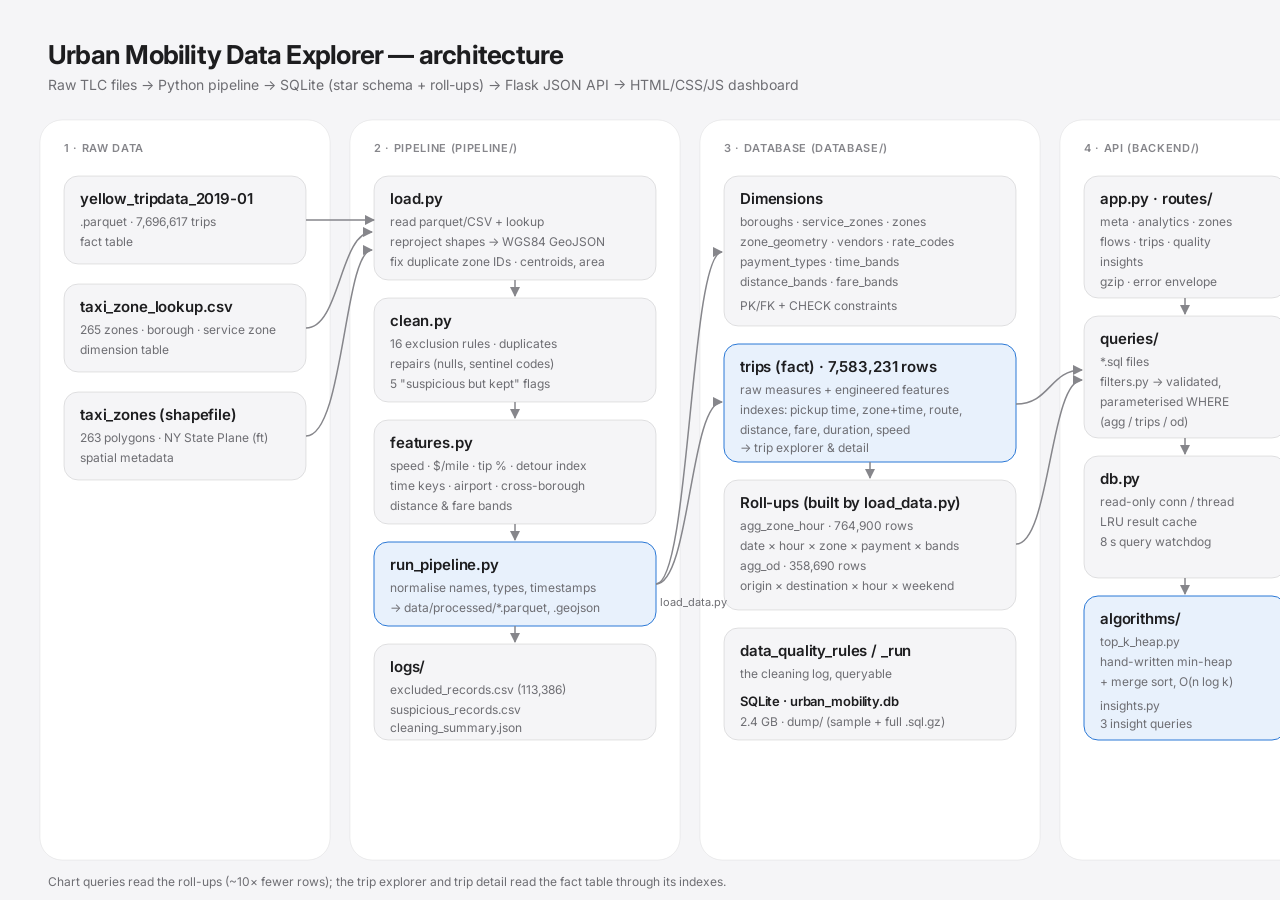
<file: docs/architecture.html>
<!doctype html>
<html lang="en">
<head>
<meta charset="utf-8">
<title>Architecture</title>
<link href="https://fonts.googleapis.com/css2?family=Inter:opsz,wght@14..32,400..700&display=swap" rel="stylesheet">
<style>
  body { margin: 0; background: #f5f5f7; font-family: Inter, -apple-system, system-ui, sans-serif; }
  svg { display: block; }
  .t  { font-size: 15px; font-weight: 600; fill: #1d1d1f; letter-spacing: -0.01em; }
  .s  { font-size: 12px; fill: #6e6e73; }
  .k  { font-size: 11px; font-weight: 600; fill: #86868b; letter-spacing: .06em; text-transform: uppercase; }
  .h  { font-size: 26px; font-weight: 700; fill: #1d1d1f; letter-spacing: -0.03em; }
  .lane { fill: #ffffff; stroke: rgba(0,0,0,.06); }
  .box  { fill: #f5f5f7; stroke: rgba(0,0,0,.10); }
  .acc  { fill: #e8f1fc; stroke: #2a78d6; }
  .edge { stroke: #86868b; stroke-width: 1.5; fill: none; marker-end: url(#a); }
  .el   { font-size: 11px; fill: #6e6e73; }
</style>
</head>
<body>
<svg width="1600" height="900" viewBox="0 0 1600 900" xmlns="http://www.w3.org/2000/svg">
  <defs>
    <marker id="a" viewBox="0 0 10 10" refX="9" refY="5" markerWidth="7" markerHeight="7" orient="auto-start-reverse">
      <path d="M0,0 L10,5 L0,10 z" fill="#86868b"/>
    </marker>
  </defs>

  <text x="48" y="64" class="h">Urban Mobility Data Explorer — architecture</text>
  <text x="48" y="90" class="s" style="font-size:14px">Raw TLC files → Python pipeline → SQLite (star schema + roll-ups) → Flask JSON API → HTML/CSS/JS dashboard</text>

  <!-- lanes -->
  <rect class="lane" x="40"   y="120" width="290" height="740" rx="22"/>
  <rect class="lane" x="350"  y="120" width="330" height="740" rx="22"/>
  <rect class="lane" x="700"  y="120" width="340" height="740" rx="22"/>
  <rect class="lane" x="1060" y="120" width="250" height="740" rx="22"/>
  <rect class="lane" x="1330" y="120" width="230" height="740" rx="22"/>
  <text x="64"   y="152" class="k">1 · Raw data</text>
  <text x="374"  y="152" class="k">2 · Pipeline (pipeline/)</text>
  <text x="724"  y="152" class="k">3 · Database (database/)</text>
  <text x="1084" y="152" class="k">4 · API (backend/)</text>
  <text x="1354" y="152" class="k">5 · Dashboard</text>

  <!-- raw -->
  <rect class="box" x="64" y="176" width="242" height="88" rx="14"/>
  <text x="80" y="204" class="t">yellow_tripdata_2019-01</text>
  <text x="80" y="226" class="s">.parquet · 7,696,617 trips</text>
  <text x="80" y="246" class="s">fact table</text>
  <rect class="box" x="64" y="284" width="242" height="88" rx="14"/>
  <text x="80" y="312" class="t">taxi_zone_lookup.csv</text>
  <text x="80" y="334" class="s">265 zones · borough · service zone</text>
  <text x="80" y="354" class="s">dimension table</text>
  <rect class="box" x="64" y="392" width="242" height="88" rx="14"/>
  <text x="80" y="420" class="t">taxi_zones (shapefile)</text>
  <text x="80" y="442" class="s">263 polygons · NY State Plane (ft)</text>
  <text x="80" y="462" class="s">spatial metadata</text>

  <!-- pipeline -->
  <rect class="box" x="374" y="176" width="282" height="104" rx="14"/>
  <text x="390" y="204" class="t">load.py</text>
  <text x="390" y="226" class="s">read parquet/CSV + lookup</text>
  <text x="390" y="246" class="s">reproject shapes → WGS84 GeoJSON</text>
  <text x="390" y="266" class="s">fix duplicate zone IDs · centroids, area</text>
  <rect class="box" x="374" y="298" width="282" height="104" rx="14"/>
  <text x="390" y="326" class="t">clean.py</text>
  <text x="390" y="348" class="s">16 exclusion rules · duplicates</text>
  <text x="390" y="368" class="s">repairs (nulls, sentinel codes)</text>
  <text x="390" y="388" class="s">5 "suspicious but kept" flags</text>
  <rect class="box" x="374" y="420" width="282" height="104" rx="14"/>
  <text x="390" y="448" class="t">features.py</text>
  <text x="390" y="470" class="s">speed · $/mile · tip % · detour index</text>
  <text x="390" y="490" class="s">time keys · airport · cross-borough</text>
  <text x="390" y="510" class="s">distance & fare bands</text>
  <rect class="acc" x="374" y="542" width="282" height="84" rx="14"/>
  <text x="390" y="570" class="t">run_pipeline.py</text>
  <text x="390" y="592" class="s">normalise names, types, timestamps</text>
  <text x="390" y="612" class="s">→ data/processed/*.parquet, .geojson</text>
  <rect class="box" x="374" y="644" width="282" height="96" rx="14"/>
  <text x="390" y="672" class="t">logs/</text>
  <text x="390" y="694" class="s">excluded_records.csv (113,386)</text>
  <text x="390" y="714" class="s">suspicious_records.csv</text>
  <text x="390" y="732" class="s">cleaning_summary.json</text>

  <!-- database -->
  <rect class="box" x="724" y="176" width="292" height="150" rx="14"/>
  <text x="740" y="204" class="t">Dimensions</text>
  <text x="740" y="226" class="s">boroughs · service_zones · zones</text>
  <text x="740" y="246" class="s">zone_geometry · vendors · rate_codes</text>
  <text x="740" y="266" class="s">payment_types · time_bands</text>
  <text x="740" y="286" class="s">distance_bands · fare_bands</text>
  <text x="740" y="310" class="s">PK/FK + CHECK constraints</text>
  <rect class="acc" x="724" y="344" width="292" height="118" rx="14"/>
  <text x="740" y="372" class="t">trips (fact) · 7,583,231 rows</text>
  <text x="740" y="394" class="s">raw measures + engineered features</text>
  <text x="740" y="414" class="s">indexes: pickup time, zone+time, route,</text>
  <text x="740" y="434" class="s">distance, fare, duration, speed</text>
  <text x="740" y="452" class="s">→ trip explorer & detail</text>
  <rect class="box" x="724" y="480" width="292" height="130" rx="14"/>
  <text x="740" y="508" class="t">Roll-ups (built by load_data.py)</text>
  <text x="740" y="530" class="s">agg_zone_hour · 764,900 rows</text>
  <text x="740" y="550" class="s">date × hour × zone × payment × bands</text>
  <text x="740" y="570" class="s">agg_od · 358,690 rows</text>
  <text x="740" y="590" class="s">origin × destination × hour × weekend</text>
  <rect class="box" x="724" y="628" width="292" height="112" rx="14"/>
  <text x="740" y="656" class="t">data_quality_rules / _run</text>
  <text x="740" y="678" class="s">the cleaning log, queryable</text>
  <text x="740" y="706" class="t" style="font-size:13px">SQLite · urban_mobility.db</text>
  <text x="740" y="726" class="s">2.4 GB · dump/ (sample + full .sql.gz)</text>

  <!-- api -->
  <rect class="box" x="1084" y="176" width="202" height="122" rx="14"/>
  <text x="1100" y="204" class="t">app.py · routes/</text>
  <text x="1100" y="226" class="s">meta · analytics · zones</text>
  <text x="1100" y="246" class="s">flows · trips · quality</text>
  <text x="1100" y="266" class="s">insights</text>
  <text x="1100" y="286" class="s">gzip · error envelope</text>
  <rect class="box" x="1084" y="316" width="202" height="122" rx="14"/>
  <text x="1100" y="344" class="t">queries/</text>
  <text x="1100" y="366" class="s">*.sql files</text>
  <text x="1100" y="386" class="s">filters.py → validated,</text>
  <text x="1100" y="406" class="s">parameterised WHERE</text>
  <text x="1100" y="426" class="s">(agg / trips / od)</text>
  <rect class="box" x="1084" y="456" width="202" height="122" rx="14"/>
  <text x="1100" y="484" class="t">db.py</text>
  <text x="1100" y="506" class="s">read-only conn / thread</text>
  <text x="1100" y="526" class="s">LRU result cache</text>
  <text x="1100" y="546" class="s">8 s query watchdog</text>
  <rect class="acc" x="1084" y="596" width="202" height="144" rx="14"/>
  <text x="1100" y="624" class="t">algorithms/</text>
  <text x="1100" y="646" class="s">top_k_heap.py</text>
  <text x="1100" y="666" class="s">hand-written min-heap</text>
  <text x="1100" y="686" class="s">+ merge sort, O(n log k)</text>
  <text x="1100" y="710" class="s">insights.py</text>
  <text x="1100" y="728" class="s">3 insight queries</text>

  <!-- frontend -->
  <rect class="box" x="1354" y="176" width="182" height="122" rx="14"/>
  <text x="1370" y="204" class="t">index.html</text>
  <text x="1370" y="226" class="s">css/styles.css</text>
  <text x="1370" y="246" class="s">one page: filters,</text>
  <text x="1370" y="266" class="s">summary, charts,</text>
  <text x="1370" y="286" class="s">tables, cleaning log</text>
  <rect class="box" x="1354" y="316" width="182" height="102" rx="14"/>
  <text x="1370" y="344" class="t">js/api.js</text>
  <text x="1370" y="366" class="s">all fetch calls</text>
  <text x="1370" y="386" class="s">mock fallback when</text>
  <text x="1370" y="406" class="s">backend is offline</text>
  <rect class="box" x="1354" y="436" width="182" height="102" rx="14"/>
  <text x="1370" y="464" class="t">js/filters.js</text>
  <text x="1370" y="486" class="s">filter form:</text>
  <text x="1370" y="506" class="s">time, place, distance,</text>
  <text x="1370" y="526" class="s">fare, payment</text>
  <rect class="box" x="1354" y="556" width="182" height="102" rx="14"/>
  <text x="1370" y="584" class="t">js/charts.js</text>
  <text x="1370" y="606" class="s">Chart.js line</text>
  <text x="1370" y="626" class="s">and bar charts</text>
  <rect class="box" x="1354" y="676" width="182" height="64" rx="14"/>
  <text x="1370" y="704" class="t">js/app.js</text>
  <text x="1370" y="724" class="s">tables · sorting · popup</text>

  <!-- edges -->
  <path class="edge" d="M306,220 H374"/>
  <path class="edge" d="M306,328 C340,328 340,232 372,232"/>
  <path class="edge" d="M306,436 C344,436 344,250 372,250"/>
  <path class="edge" d="M515,280 V296"/>
  <path class="edge" d="M515,402 V418"/>
  <path class="edge" d="M515,524 V540"/>
  <path class="edge" d="M515,626 V642"/>
  <path class="edge" d="M656,584 C690,584 690,252 722,252"/>
  <path class="edge" d="M656,584 C690,584 690,402 722,402"/>
  <text x="660" y="606" class="el">load_data.py</text>
  <path class="edge" d="M870,462 V478"/>
  <path class="edge" d="M1016,544 C1050,544 1050,380 1082,380"/>
  <path class="edge" d="M1016,404 C1050,404 1050,370 1082,370"/>
  <path class="edge" d="M1185,438 V454"/>
  <path class="edge" d="M1185,298 V314"/>
  <path class="edge" d="M1185,578 V594"/>
  <path class="edge" d="M1286,236 C1320,236 1320,366 1352,366"/>
  <text x="1290" y="226" class="el">JSON</text>

  <text x="48" y="886" class="s">Chart queries read the roll-ups (~10× fewer rows); the trip explorer and trip detail read the fact table through its indexes.</text>
</svg>
</body>
</html>
</file>
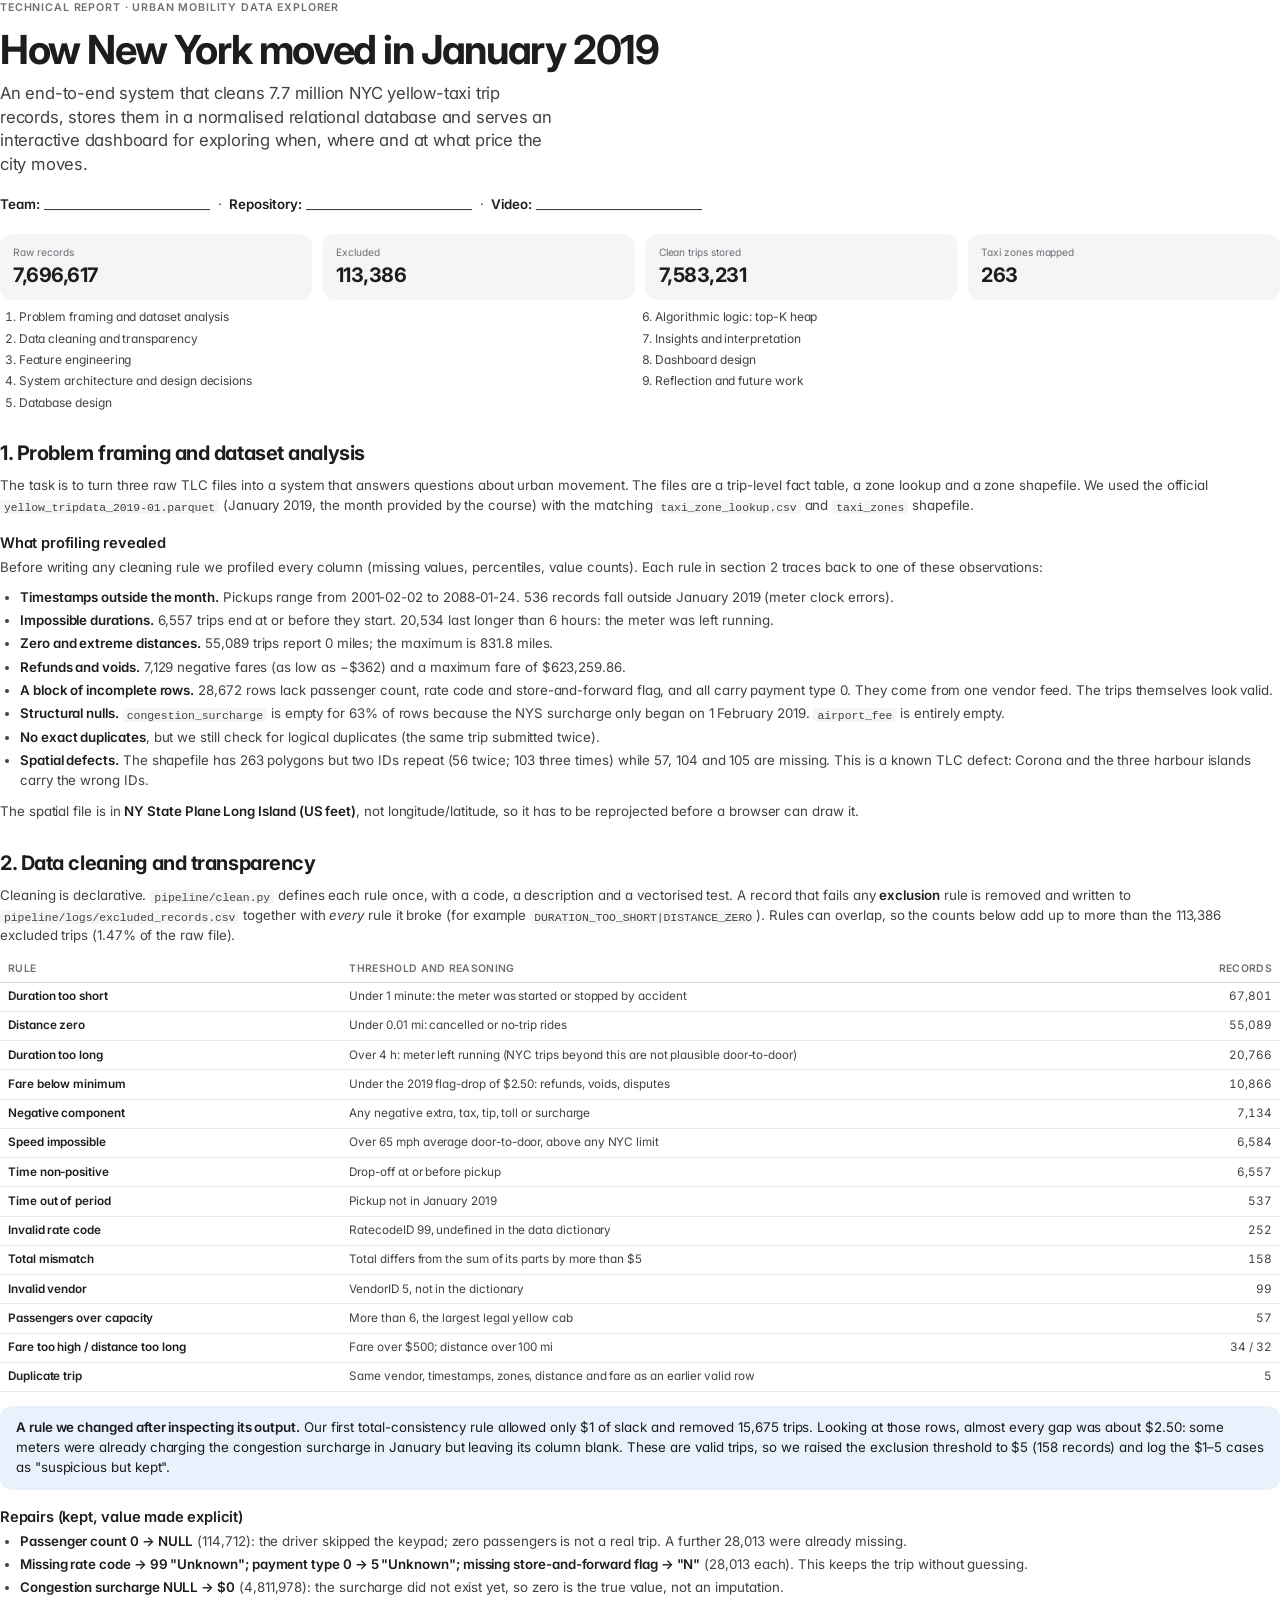
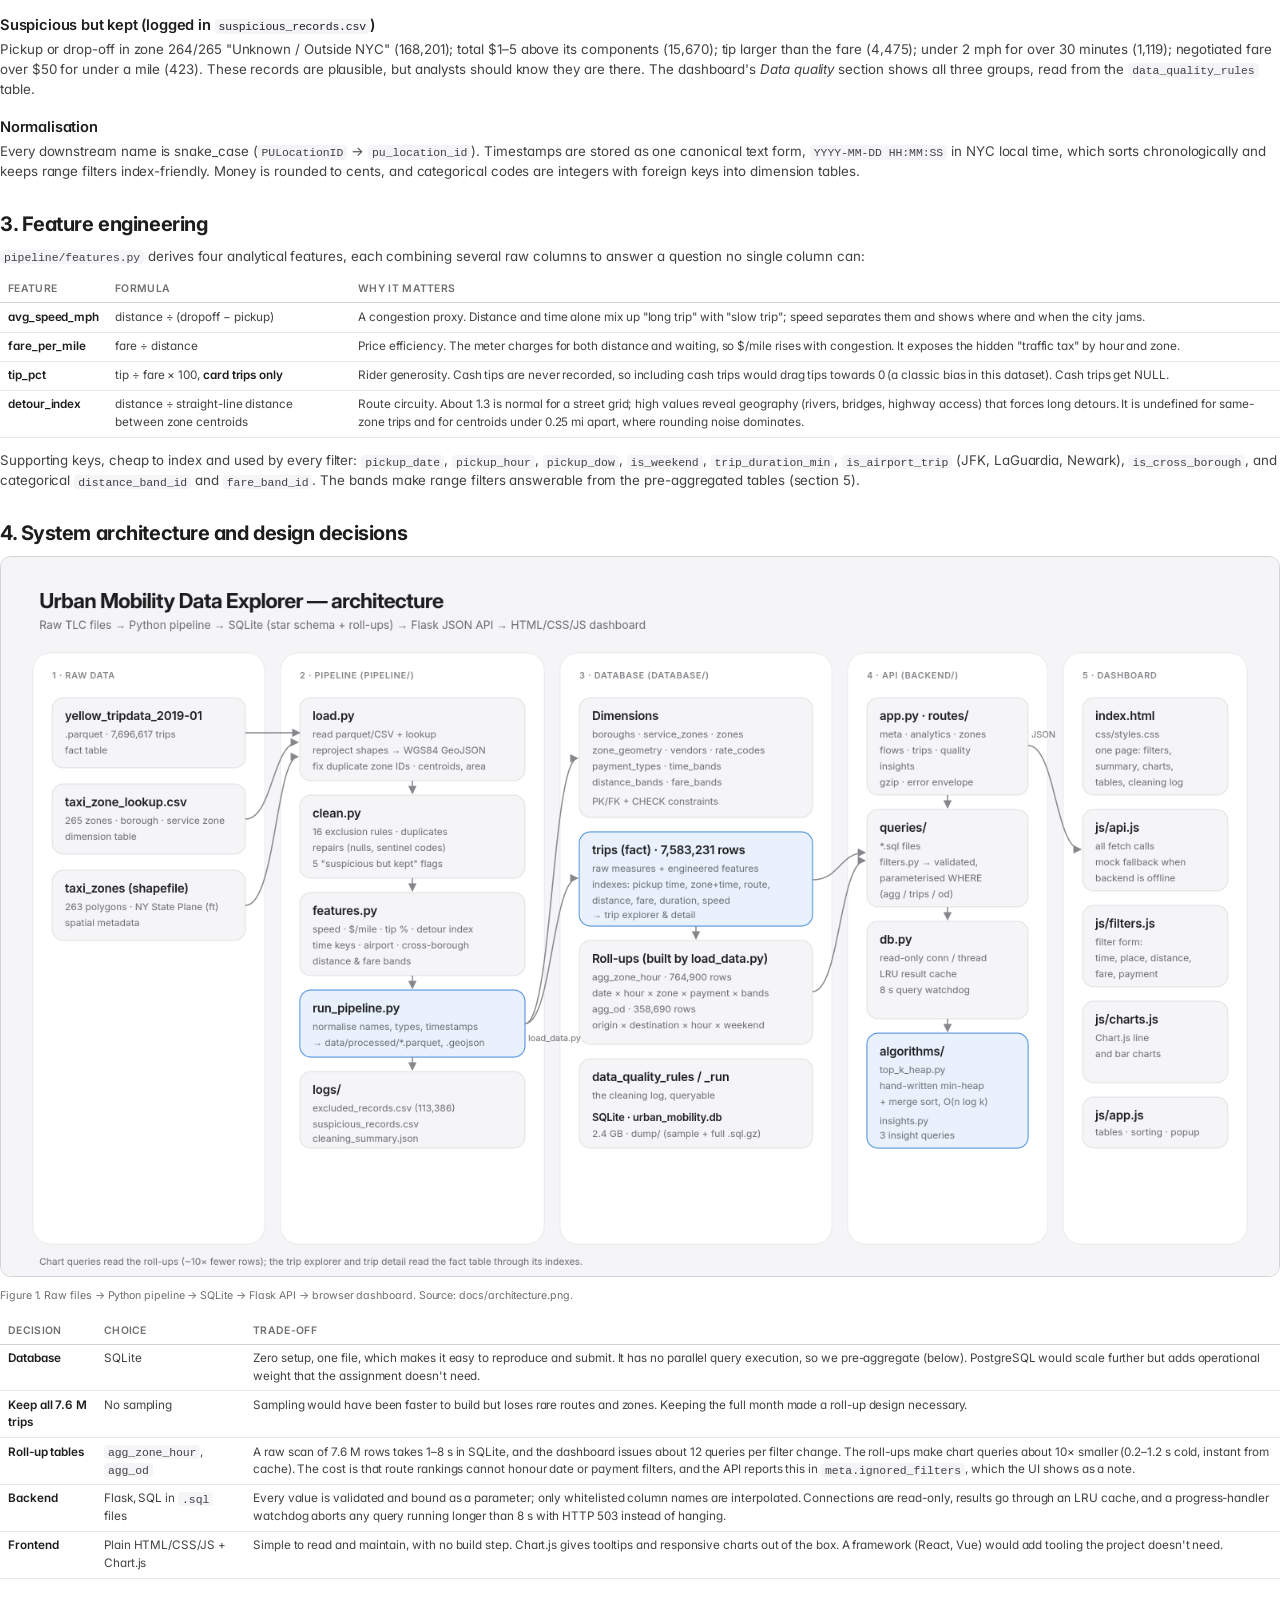
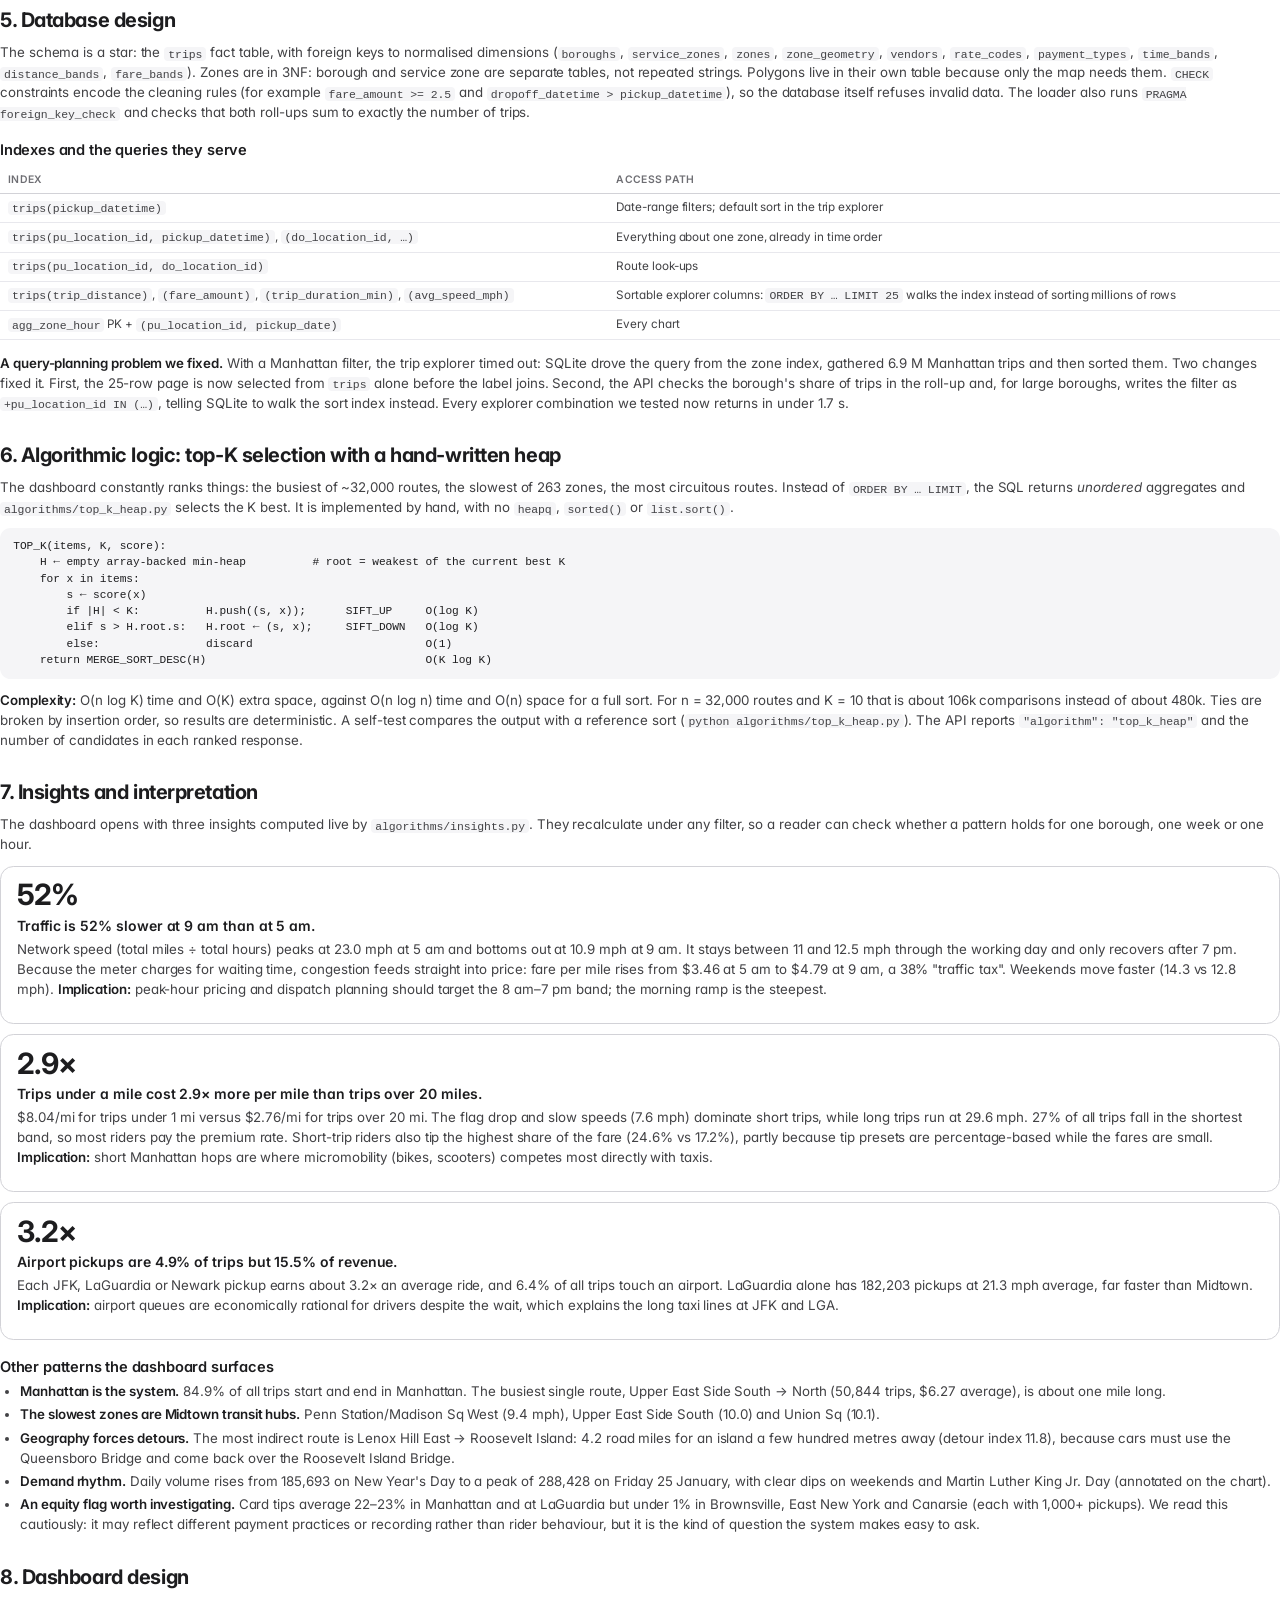
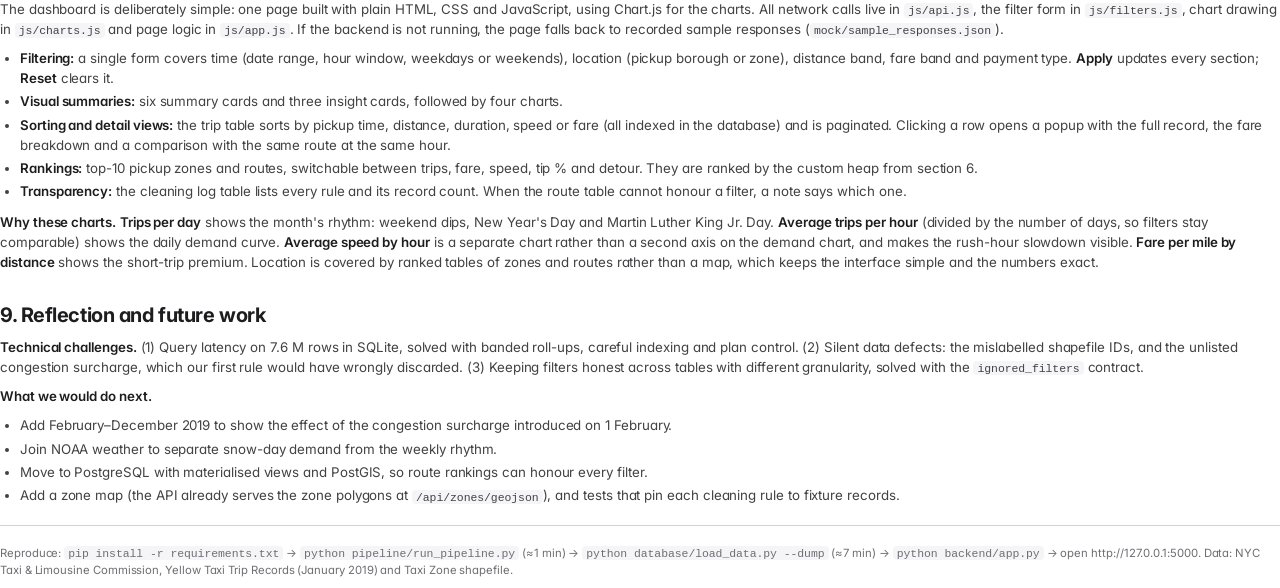
<file: docs/report.html>
<!doctype html>
<html lang="en">
<head>
<meta charset="utf-8">
<title>Technical Report — Urban Mobility Data Explorer</title>
<link href="https://fonts.googleapis.com/css2?family=Inter:opsz,wght@14..32,400..700&display=swap" rel="stylesheet">
<style>
  @page { size: A4; margin: 18mm 17mm 18mm 17mm; }
  :root { --ink: #1d1d1f; --ink2: #424245; --ink3: #6e6e73; --line: #d2d2d7; --wash: #f5f5f7; --blue: #2a78d6; --blue-wash: #e8f1fc; }
  * { box-sizing: border-box; }
  body { margin: 0; font: 400 10pt/1.5 Inter, -apple-system, system-ui, sans-serif; color: var(--ink); letter-spacing: -0.005em; font-feature-settings: "cv11"; }
  h1 { font-size: 30pt; line-height: 1.05; letter-spacing: -0.035em; margin: 0 0 8pt; font-weight: 700; }
  h2 { font-size: 15pt; letter-spacing: -0.022em; margin: 20pt 0 6pt; font-weight: 700; break-after: avoid; }
  h3 { font-size: 11pt; letter-spacing: -0.012em; margin: 12pt 0 3pt; font-weight: 600; break-after: avoid; }
  p { margin: 0 0 7pt; color: var(--ink2); }
  ul, ol { margin: 0 0 8pt; padding-left: 15pt; color: var(--ink2); }
  li { margin-bottom: 2.5pt; }
  b, strong { color: var(--ink); font-weight: 600; }
  code { font: 500 8.6pt/1.4 "SF Mono", ui-monospace, Menlo, monospace; background: var(--wash); padding: 0.5pt 3pt; border-radius: 3pt; }
  pre { font: 8.4pt/1.45 "SF Mono", ui-monospace, Menlo, monospace; background: var(--wash); padding: 8pt 10pt; border-radius: 8pt; margin: 4pt 0 9pt; white-space: pre-wrap; break-inside: avoid; color: var(--ink); }
  table { width: 100%; border-collapse: collapse; margin: 4pt 0 10pt; font-size: 8.8pt; break-inside: avoid; }
  th { text-align: left; font-weight: 600; color: var(--ink3); font-size: 7.8pt; letter-spacing: .03em; text-transform: uppercase; padding: 4pt 6pt; border-bottom: 1pt solid var(--line); }
  td { padding: 4pt 6pt; border-bottom: 0.5pt solid #e8e8ed; vertical-align: top; color: var(--ink2); }
  td.n, th.n { text-align: right; font-variant-numeric: tabular-nums; }
  td b { color: var(--ink); }
  .eyebrow { font-size: 8pt; font-weight: 600; letter-spacing: .08em; text-transform: uppercase; color: var(--ink3); margin-bottom: 10pt; }
  .lede { font-size: 12.5pt; line-height: 1.42; color: var(--ink2); max-width: 150mm; margin-bottom: 14pt; letter-spacing: -0.012em; }
  .meta { display: grid; grid-template-columns: repeat(4, 1fr); gap: 8pt; margin: 14pt 0 6pt; }
  .stat { background: var(--wash); border-radius: 9pt; padding: 8pt 10pt; }
  .stat .k { font-size: 7.6pt; color: var(--ink3); }
  .stat .v { font-size: 15pt; font-weight: 700; letter-spacing: -0.025em; }
  .callout { background: var(--blue-wash); border-radius: 9pt; padding: 9pt 12pt; margin: 6pt 0 10pt; break-inside: avoid; }
  .callout p { margin: 0; color: var(--ink); }
  .insight { border: 0.75pt solid var(--line); border-radius: 10pt; padding: 10pt 12pt; margin: 8pt 0; break-inside: avoid; }
  .insight .big { font-size: 22pt; font-weight: 700; letter-spacing: -0.03em; line-height: 1; }
  .insight .hl { font-weight: 600; color: var(--ink); margin: 4pt 0 3pt; font-size: 10.5pt; }
  .figure { margin: 6pt 0 10pt; break-inside: avoid; }
  .figure img { width: 100%; border-radius: 8pt; border: 0.5pt solid var(--line); }
  .cap { font-size: 8pt; color: var(--ink3); margin-top: 4pt; }
  .cols { display: grid; grid-template-columns: 1fr 1fr; gap: 14pt; }
  .page-break { break-before: page; }
  .toc { columns: 2; font-size: 9pt; color: var(--ink2); margin: 0; padding-left: 14pt; }
  hr { border: 0; border-top: 0.75pt solid var(--line); margin: 14pt 0; }
</style>
</head>
<body>

<div class="eyebrow">Technical report · Urban Mobility Data Explorer</div>
<h1>How New York moved in January 2019</h1>
<p class="lede">An end-to-end system that cleans 7.7 million NYC yellow-taxi trip records, stores them in a normalised relational database and serves an interactive dashboard for exploring when, where and at what price the city moves.</p>
<p><b>Team:</b> ____________________________ &nbsp;·&nbsp; <b>Repository:</b> ____________________________ &nbsp;·&nbsp; <b>Video:</b> ____________________________</p>

<div class="meta">
  <div class="stat"><div class="k">Raw records</div><div class="v">7,696,617</div></div>
  <div class="stat"><div class="k">Excluded</div><div class="v">113,386</div></div>
  <div class="stat"><div class="k">Clean trips stored</div><div class="v">7,583,231</div></div>
  <div class="stat"><div class="k">Taxi zones mapped</div><div class="v">263</div></div>
</div>

<ol class="toc">
  <li>Problem framing and dataset analysis</li>
  <li>Data cleaning and transparency</li>
  <li>Feature engineering</li>
  <li>System architecture and design decisions</li>
  <li>Database design</li>
  <li>Algorithmic logic: top-K heap</li>
  <li>Insights and interpretation</li>
  <li>Dashboard design</li>
  <li>Reflection and future work</li>
</ol>

<h2>1. Problem framing and dataset analysis</h2>
<p>The task is to turn three raw TLC files into a system that answers questions about urban movement. The files are a trip-level fact table, a zone lookup and a zone shapefile. We used the official <code>yellow_tripdata_2019-01.parquet</code> (January 2019, the month provided by the course) with the matching <code>taxi_zone_lookup.csv</code> and <code>taxi_zones</code> shapefile.</p>
<h3>What profiling revealed</h3>
<p>Before writing any cleaning rule we profiled every column (missing values, percentiles, value counts). Each rule in section 2 traces back to one of these observations:</p>
<ul>
  <li><b>Timestamps outside the month.</b> Pickups range from 2001-02-02 to 2088-01-24. 536 records fall outside January 2019 (meter clock errors).</li>
  <li><b>Impossible durations.</b> 6,557 trips end at or before they start. 20,534 last longer than 6 hours: the meter was left running.</li>
  <li><b>Zero and extreme distances.</b> 55,089 trips report 0 miles; the maximum is 831.8 miles.</li>
  <li><b>Refunds and voids.</b> 7,129 negative fares (as low as −$362) and a maximum fare of $623,259.86.</li>
  <li><b>A block of incomplete rows.</b> 28,672 rows lack passenger count, rate code and store-and-forward flag, and all carry payment type 0. They come from one vendor feed. The trips themselves look valid.</li>
  <li><b>Structural nulls.</b> <code>congestion_surcharge</code> is empty for 63% of rows because the NYS surcharge only began on 1 February 2019. <code>airport_fee</code> is entirely empty.</li>
  <li><b>No exact duplicates</b>, but we still check for logical duplicates (the same trip submitted twice).</li>
  <li><b>Spatial defects.</b> The shapefile has 263 polygons but two IDs repeat (56 twice; 103 three times) while 57, 104 and 105 are missing. This is a known TLC defect: Corona and the three harbour islands carry the wrong IDs.</li>
</ul>
<p>The spatial file is in <b>NY State Plane Long Island (US feet)</b>, not longitude/latitude, so it has to be reprojected before a browser can draw it.</p>

<h2>2. Data cleaning and transparency</h2>
<p>Cleaning is declarative. <code>pipeline/clean.py</code> defines each rule once, with a code, a description and a vectorised test. A record that fails any <b>exclusion</b> rule is removed and written to <code>pipeline/logs/excluded_records.csv</code> together with <i>every</i> rule it broke (for example <code>DURATION_TOO_SHORT|DISTANCE_ZERO</code>). Rules can overlap, so the counts below add up to more than the 113,386 excluded trips (1.47% of the raw file).</p>
<table>
  <tr><th>Rule</th><th>Threshold and reasoning</th><th class="n">Records</th></tr>
  <tr><td><b>Duration too short</b></td><td>Under 1 minute: the meter was started or stopped by accident</td><td class="n">67,801</td></tr>
  <tr><td><b>Distance zero</b></td><td>Under 0.01 mi: cancelled or no-trip rides</td><td class="n">55,089</td></tr>
  <tr><td><b>Duration too long</b></td><td>Over 4 h: meter left running (NYC trips beyond this are not plausible door-to-door)</td><td class="n">20,766</td></tr>
  <tr><td><b>Fare below minimum</b></td><td>Under the 2019 flag-drop of $2.50: refunds, voids, disputes</td><td class="n">10,866</td></tr>
  <tr><td><b>Negative component</b></td><td>Any negative extra, tax, tip, toll or surcharge</td><td class="n">7,134</td></tr>
  <tr><td><b>Speed impossible</b></td><td>Over 65 mph average door-to-door, above any NYC limit</td><td class="n">6,584</td></tr>
  <tr><td><b>Time non-positive</b></td><td>Drop-off at or before pickup</td><td class="n">6,557</td></tr>
  <tr><td><b>Time out of period</b></td><td>Pickup not in January 2019</td><td class="n">537</td></tr>
  <tr><td><b>Invalid rate code</b></td><td>RatecodeID 99, undefined in the data dictionary</td><td class="n">252</td></tr>
  <tr><td><b>Total mismatch</b></td><td>Total differs from the sum of its parts by more than $5</td><td class="n">158</td></tr>
  <tr><td><b>Invalid vendor</b></td><td>VendorID 5, not in the dictionary</td><td class="n">99</td></tr>
  <tr><td><b>Passengers over capacity</b></td><td>More than 6, the largest legal yellow cab</td><td class="n">57</td></tr>
  <tr><td><b>Fare too high / distance too long</b></td><td>Fare over $500; distance over 100 mi</td><td class="n">34 / 32</td></tr>
  <tr><td><b>Duplicate trip</b></td><td>Same vendor, timestamps, zones, distance and fare as an earlier valid row</td><td class="n">5</td></tr>
</table>

<div class="callout"><p><b>A rule we changed after inspecting its output.</b> Our first total-consistency rule allowed only $1 of slack and removed 15,675 trips. Looking at those rows, almost every gap was about $2.50: some meters were already charging the congestion surcharge in January but leaving its column blank. These are valid trips, so we raised the exclusion threshold to $5 (158 records) and log the $1–5 cases as "suspicious but kept".</p></div>

<h3>Repairs (kept, value made explicit)</h3>
<ul>
  <li><b>Passenger count 0 → NULL</b> (114,712): the driver skipped the keypad; zero passengers is not a real trip. A further 28,013 were already missing.</li>
  <li><b>Missing rate code → 99 "Unknown"; payment type 0 → 5 "Unknown"; missing store-and-forward flag → "N"</b> (28,013 each). This keeps the trip without guessing.</li>
  <li><b>Congestion surcharge NULL → $0</b> (4,811,978): the surcharge did not exist yet, so zero is the true value, not an imputation.</li>
</ul>
<h3>Suspicious but kept (logged in <code>suspicious_records.csv</code>)</h3>
<p>Pickup or drop-off in zone 264/265 "Unknown / Outside NYC" (168,201); total $1–5 above its components (15,670); tip larger than the fare (4,475); under 2 mph for over 30 minutes (1,119); negotiated fare over $50 for under a mile (423). These records are plausible, but analysts should know they are there. The dashboard's <i>Data quality</i> section shows all three groups, read from the <code>data_quality_rules</code> table.</p>

<h3>Normalisation</h3>
<p>Every downstream name is snake_case (<code>PULocationID</code> → <code>pu_location_id</code>). Timestamps are stored as one canonical text form, <code>YYYY-MM-DD HH:MM:SS</code> in NYC local time, which sorts chronologically and keeps range filters index-friendly. Money is rounded to cents, and categorical codes are integers with foreign keys into dimension tables.</p>

<h2>3. Feature engineering</h2>
<p><code>pipeline/features.py</code> derives four analytical features, each combining several raw columns to answer a question no single column can:</p>
<table>
  <tr><th>Feature</th><th>Formula</th><th>Why it matters</th></tr>
  <tr><td><b>avg_speed_mph</b></td><td>distance ÷ (dropoff − pickup)</td><td>A congestion proxy. Distance and time alone mix up "long trip" with "slow trip"; speed separates them and shows where and when the city jams.</td></tr>
  <tr><td><b>fare_per_mile</b></td><td>fare ÷ distance</td><td>Price efficiency. The meter charges for both distance and waiting, so $/mile rises with congestion. It exposes the hidden "traffic tax" by hour and zone.</td></tr>
  <tr><td><b>tip_pct</b></td><td>tip ÷ fare × 100, <b>card trips only</b></td><td>Rider generosity. Cash tips are never recorded, so including cash trips would drag tips towards 0 (a classic bias in this dataset). Cash trips get NULL.</td></tr>
  <tr><td><b>detour_index</b></td><td>distance ÷ straight-line distance between zone centroids</td><td>Route circuity. About 1.3 is normal for a street grid; high values reveal geography (rivers, bridges, highway access) that forces long detours. It is undefined for same-zone trips and for centroids under 0.25 mi apart, where rounding noise dominates.</td></tr>
</table>
<p>Supporting keys, cheap to index and used by every filter: <code>pickup_date</code>, <code>pickup_hour</code>, <code>pickup_dow</code>, <code>is_weekend</code>, <code>trip_duration_min</code>, <code>is_airport_trip</code> (JFK, LaGuardia, Newark), <code>is_cross_borough</code>, and categorical <code>distance_band_id</code> and <code>fare_band_id</code>. The bands make range filters answerable from the pre-aggregated tables (section 5).</p>

<h2>4. System architecture and design decisions</h2>
<div class="figure"><img src="architecture.png" alt="Architecture diagram"><div class="cap">Figure 1. Raw files → Python pipeline → SQLite → Flask API → browser dashboard. Source: docs/architecture.png.</div></div>
<table>
  <tr><th>Decision</th><th>Choice</th><th>Trade-off</th></tr>
  <tr><td><b>Database</b></td><td>SQLite</td><td>Zero setup, one file, which makes it easy to reproduce and submit. It has no parallel query execution, so we pre-aggregate (below). PostgreSQL would scale further but adds operational weight that the assignment doesn't need.</td></tr>
  <tr><td><b>Keep all 7.6 M trips</b></td><td>No sampling</td><td>Sampling would have been faster to build but loses rare routes and zones. Keeping the full month made a roll-up design necessary.</td></tr>
  <tr><td><b>Roll-up tables</b></td><td><code>agg_zone_hour</code>, <code>agg_od</code></td><td>A raw scan of 7.6 M rows takes 1–8 s in SQLite, and the dashboard issues about 12 queries per filter change. The roll-ups make chart queries about 10× smaller (0.2–1.2 s cold, instant from cache). The cost is that route rankings cannot honour date or payment filters, and the API reports this in <code>meta.ignored_filters</code>, which the UI shows as a note.</td></tr>
  <tr><td><b>Backend</b></td><td>Flask, SQL in <code>.sql</code> files</td><td>Every value is validated and bound as a parameter; only whitelisted column names are interpolated. Connections are read-only, results go through an LRU cache, and a progress-handler watchdog aborts any query running longer than 8 s with HTTP 503 instead of hanging.</td></tr>
  <tr><td><b>Frontend</b></td><td>Plain HTML/CSS/JS + Chart.js</td><td>Simple to read and maintain, with no build step. Chart.js gives tooltips and responsive charts out of the box. A framework (React, Vue) would add tooling the project doesn't need.</td></tr>
</table>

<h2>5. Database design</h2>
<p>The schema is a star: the <code>trips</code> fact table, with foreign keys to normalised dimensions (<code>boroughs</code>, <code>service_zones</code>, <code>zones</code>, <code>zone_geometry</code>, <code>vendors</code>, <code>rate_codes</code>, <code>payment_types</code>, <code>time_bands</code>, <code>distance_bands</code>, <code>fare_bands</code>). Zones are in 3NF: borough and service zone are separate tables, not repeated strings. Polygons live in their own table because only the map needs them. <code>CHECK</code> constraints encode the cleaning rules (for example <code>fare_amount &gt;= 2.5</code> and <code>dropoff_datetime &gt; pickup_datetime</code>), so the database itself refuses invalid data. The loader also runs <code>PRAGMA foreign_key_check</code> and checks that both roll-ups sum to exactly the number of trips.</p>
<h3>Indexes and the queries they serve</h3>
<table>
  <tr><th>Index</th><th>Access path</th></tr>
  <tr><td><code>trips(pickup_datetime)</code></td><td>Date-range filters; default sort in the trip explorer</td></tr>
  <tr><td><code>trips(pu_location_id, pickup_datetime)</code>, <code>(do_location_id, …)</code></td><td>Everything about one zone, already in time order</td></tr>
  <tr><td><code>trips(pu_location_id, do_location_id)</code></td><td>Route look-ups</td></tr>
  <tr><td><code>trips(trip_distance)</code>, <code>(fare_amount)</code>, <code>(trip_duration_min)</code>, <code>(avg_speed_mph)</code></td><td>Sortable explorer columns: <code>ORDER BY … LIMIT 25</code> walks the index instead of sorting millions of rows</td></tr>
  <tr><td><code>agg_zone_hour</code> PK + <code>(pu_location_id, pickup_date)</code></td><td>Every chart</td></tr>
</table>
<p><b>A query-planning problem we fixed.</b> With a Manhattan filter, the trip explorer timed out: SQLite drove the query from the zone index, gathered 6.9 M Manhattan trips and then sorted them. Two changes fixed it. First, the 25-row page is now selected from <code>trips</code> alone before the label joins. Second, the API checks the borough's share of trips in the roll-up and, for large boroughs, writes the filter as <code>+pu_location_id IN (…)</code>, telling SQLite to walk the sort index instead. Every explorer combination we tested now returns in under 1.7 s.</p>

<h2>6. Algorithmic logic: top-K selection with a hand-written heap</h2>
<p>The dashboard constantly ranks things: the busiest of ~32,000 routes, the slowest of 263 zones, the most circuitous routes. Instead of <code>ORDER BY … LIMIT</code>, the SQL returns <i>unordered</i> aggregates and <code>algorithms/top_k_heap.py</code> selects the K best. It is implemented by hand, with no <code>heapq</code>, <code>sorted()</code> or <code>list.sort()</code>.</p>
<pre>TOP_K(items, K, score):
    H ← empty array-backed min-heap          # root = weakest of the current best K
    for x in items:
        s ← score(x)
        if |H| &lt; K:          H.push((s, x));      SIFT_UP     O(log K)
        elif s &gt; H.root.s:   H.root ← (s, x);     SIFT_DOWN   O(log K)
        else:                discard                          O(1)
    return MERGE_SORT_DESC(H)                                 O(K log K)</pre>
<p><b>Complexity:</b> O(n log K) time and O(K) extra space, against O(n log n) time and O(n) space for a full sort. For n = 32,000 routes and K = 10 that is about 106k comparisons instead of about 480k. Ties are broken by insertion order, so results are deterministic. A self-test compares the output with a reference sort (<code>python algorithms/top_k_heap.py</code>). The API reports <code>"algorithm": "top_k_heap"</code> and the number of candidates in each ranked response.</p>

<h2>7. Insights and interpretation</h2>
<p>The dashboard opens with three insights computed live by <code>algorithms/insights.py</code>. They recalculate under any filter, so a reader can check whether a pattern holds for one borough, one week or one hour.</p>

<div class="insight">
  <div class="big">52%</div>
  <div class="hl">Traffic is 52% slower at 9 am than at 5 am.</div>
  <p>Network speed (total miles ÷ total hours) peaks at 23.0 mph at 5 am and bottoms out at 10.9 mph at 9 am. It stays between 11 and 12.5 mph through the working day and only recovers after 7 pm. Because the meter charges for waiting time, congestion feeds straight into price: fare per mile rises from $3.46 at 5 am to $4.79 at 9 am, a 38% "traffic tax". Weekends move faster (14.3 vs 12.8 mph). <b>Implication:</b> peak-hour pricing and dispatch planning should target the 8 am–7 pm band; the morning ramp is the steepest.</p>
</div>
<div class="insight">
  <div class="big">2.9×</div>
  <div class="hl">Trips under a mile cost 2.9× more per mile than trips over 20 miles.</div>
  <p>$8.04/mi for trips under 1 mi versus $2.76/mi for trips over 20 mi. The flag drop and slow speeds (7.6 mph) dominate short trips, while long trips run at 29.6 mph. 27% of all trips fall in the shortest band, so most riders pay the premium rate. Short-trip riders also tip the highest share of the fare (24.6% vs 17.2%), partly because tip presets are percentage-based while the fares are small. <b>Implication:</b> short Manhattan hops are where micromobility (bikes, scooters) competes most directly with taxis.</p>
</div>
<div class="insight">
  <div class="big">3.2×</div>
  <div class="hl">Airport pickups are 4.9% of trips but 15.5% of revenue.</div>
  <p>Each JFK, LaGuardia or Newark pickup earns about 3.2× an average ride, and 6.4% of all trips touch an airport. LaGuardia alone has 182,203 pickups at 21.3 mph average, far faster than Midtown. <b>Implication:</b> airport queues are economically rational for drivers despite the wait, which explains the long taxi lines at JFK and LGA.</p>
</div>

<h3>Other patterns the dashboard surfaces</h3>
<ul>
  <li><b>Manhattan is the system.</b> 84.9% of all trips start and end in Manhattan. The busiest single route, Upper East Side South → North (50,844 trips, $6.27 average), is about one mile long.</li>
  <li><b>The slowest zones are Midtown transit hubs.</b> Penn Station/Madison Sq West (9.4 mph), Upper East Side South (10.0) and Union Sq (10.1).</li>
  <li><b>Geography forces detours.</b> The most indirect route is Lenox Hill East → Roosevelt Island: 4.2 road miles for an island a few hundred metres away (detour index 11.8), because cars must use the Queensboro Bridge and come back over the Roosevelt Island Bridge.</li>
  <li><b>Demand rhythm.</b> Daily volume rises from 185,693 on New Year's Day to a peak of 288,428 on Friday 25 January, with clear dips on weekends and Martin Luther King Jr. Day (annotated on the chart).</li>
  <li><b>An equity flag worth investigating.</b> Card tips average 22–23% in Manhattan and at LaGuardia but under 1% in Brownsville, East New York and Canarsie (each with 1,000+ pickups). We read this cautiously: it may reflect different payment practices or recording rather than rider behaviour, but it is the kind of question the system makes easy to ask.</li>
</ul>

<h2>8. Dashboard design</h2>
<p>The dashboard is deliberately simple: one page built with plain HTML, CSS and JavaScript, using Chart.js for the charts. All network calls live in <code>js/api.js</code>, the filter form in <code>js/filters.js</code>, chart drawing in <code>js/charts.js</code> and page logic in <code>js/app.js</code>. If the backend is not running, the page falls back to recorded sample responses (<code>mock/sample_responses.json</code>).</p>
<ul>
  <li><b>Filtering:</b> a single form covers time (date range, hour window, weekdays or weekends), location (pickup borough or zone), distance band, fare band and payment type. <b>Apply</b> updates every section; <b>Reset</b> clears it.</li>
  <li><b>Visual summaries:</b> six summary cards and three insight cards, followed by four charts.</li>
  <li><b>Sorting and detail views:</b> the trip table sorts by pickup time, distance, duration, speed or fare (all indexed in the database) and is paginated. Clicking a row opens a popup with the full record, the fare breakdown and a comparison with the same route at the same hour.</li>
  <li><b>Rankings:</b> top-10 pickup zones and routes, switchable between trips, fare, speed, tip % and detour. They are ranked by the custom heap from section 6.</li>
  <li><b>Transparency:</b> the cleaning log table lists every rule and its record count. When the route table cannot honour a filter, a note says which one.</li>
</ul>
<p><b>Why these charts.</b> <b>Trips per day</b> shows the month's rhythm: weekend dips, New Year's Day and Martin Luther King Jr. Day. <b>Average trips per hour</b> (divided by the number of days, so filters stay comparable) shows the daily demand curve. <b>Average speed by hour</b> is a separate chart rather than a second axis on the demand chart, and makes the rush-hour slowdown visible. <b>Fare per mile by distance</b> shows the short-trip premium. Location is covered by ranked tables of zones and routes rather than a map, which keeps the interface simple and the numbers exact.</p>

<h2>9. Reflection and future work</h2>
<p><b>Technical challenges.</b> (1) Query latency on 7.6 M rows in SQLite, solved with banded roll-ups, careful indexing and plan control. (2) Silent data defects: the mislabelled shapefile IDs, and the unlisted congestion surcharge, which our first rule would have wrongly discarded. (3) Keeping filters honest across tables with different granularity, solved with the <code>ignored_filters</code> contract.</p>
<p><b>What we would do next.</b></p>
<ul>
  <li>Add February–December 2019 to show the effect of the congestion surcharge introduced on 1 February.</li>
  <li>Join NOAA weather to separate snow-day demand from the weekly rhythm.</li>
  <li>Move to PostgreSQL with materialised views and PostGIS, so route rankings can honour every filter.</li>
  <li>Add a zone map (the API already serves the zone polygons at <code>/api/zones/geojson</code>), and tests that pin each cleaning rule to fixture records.</li>
</ul>

<hr>
<p style="font-size:8.5pt;color:#6e6e73">Reproduce: <code>pip install -r requirements.txt</code> → <code>python pipeline/run_pipeline.py</code> (≈1 min) → <code>python database/load_data.py --dump</code> (≈7 min) → <code>python backend/app.py</code> → open http://127.0.0.1:5000. Data: NYC Taxi &amp; Limousine Commission, Yellow Taxi Trip Records (January 2019) and Taxi Zone shapefile.</p>
</body>
</html>
</file>
